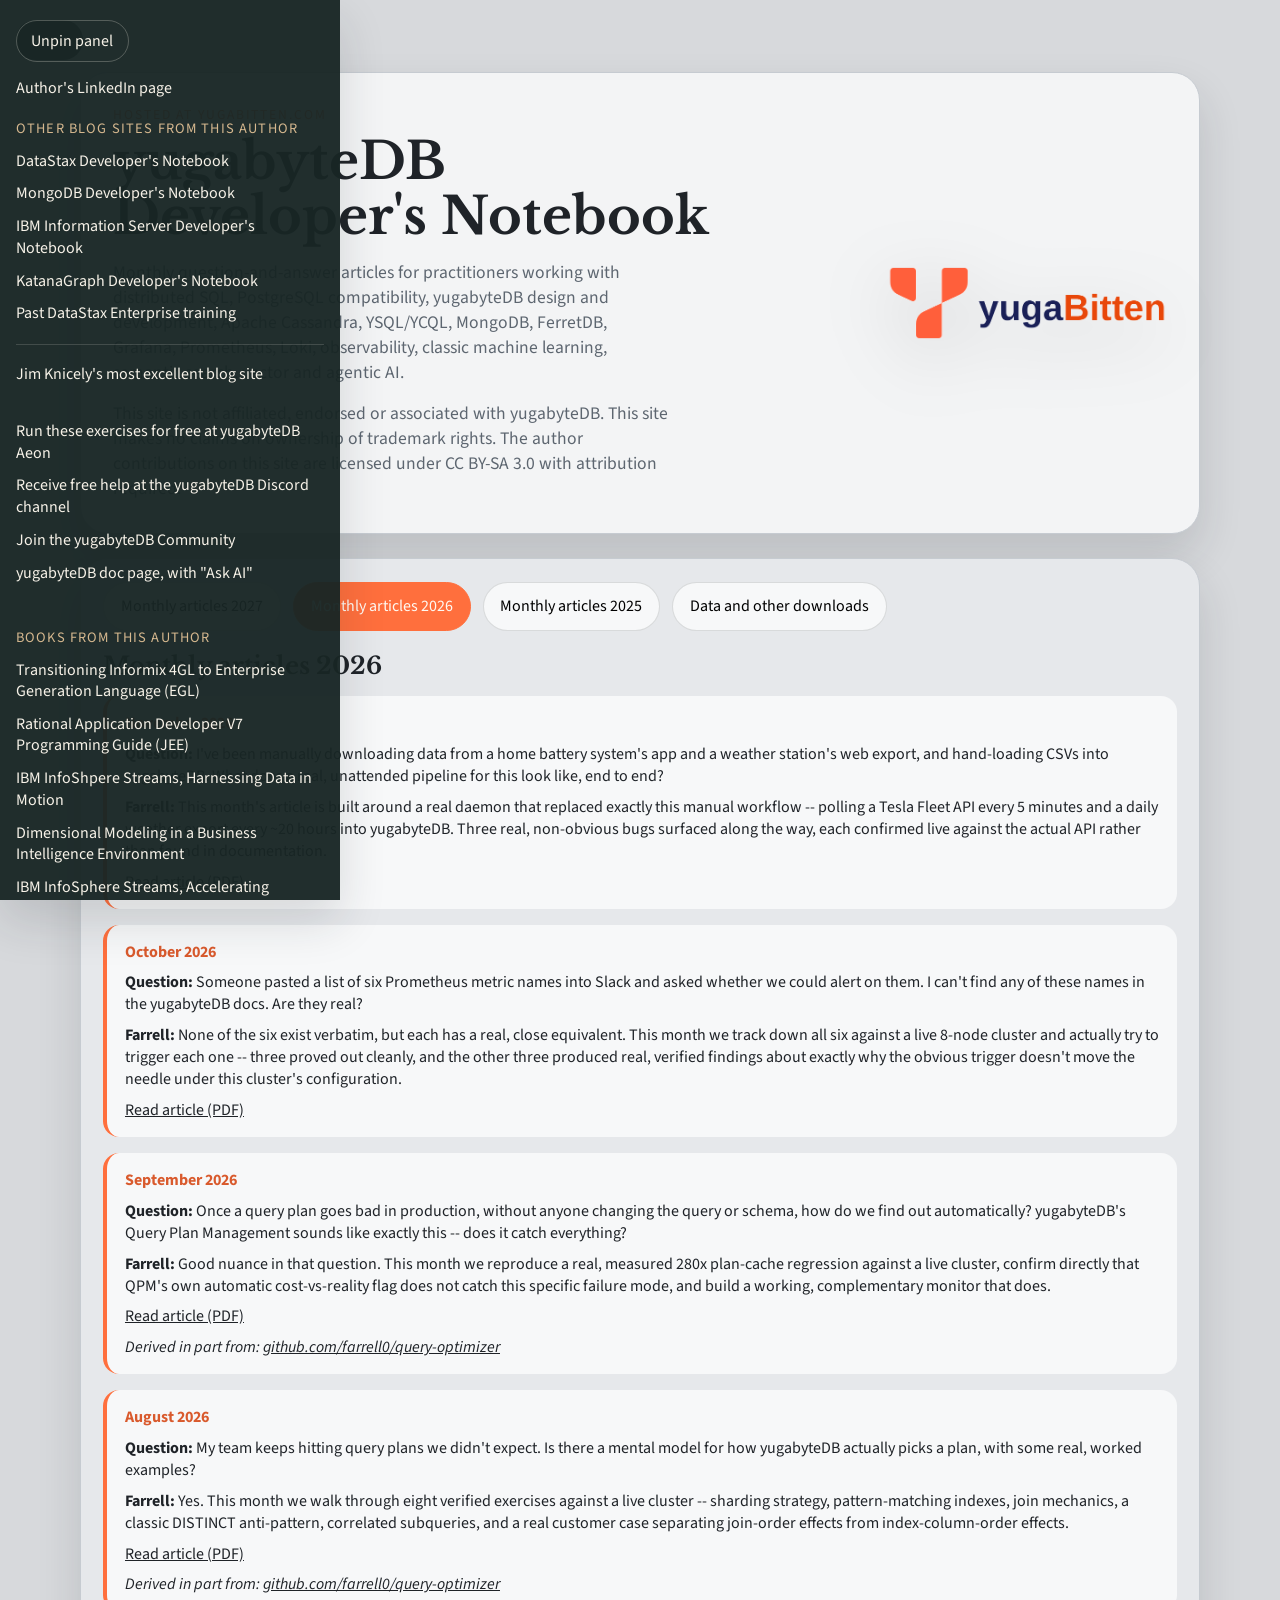
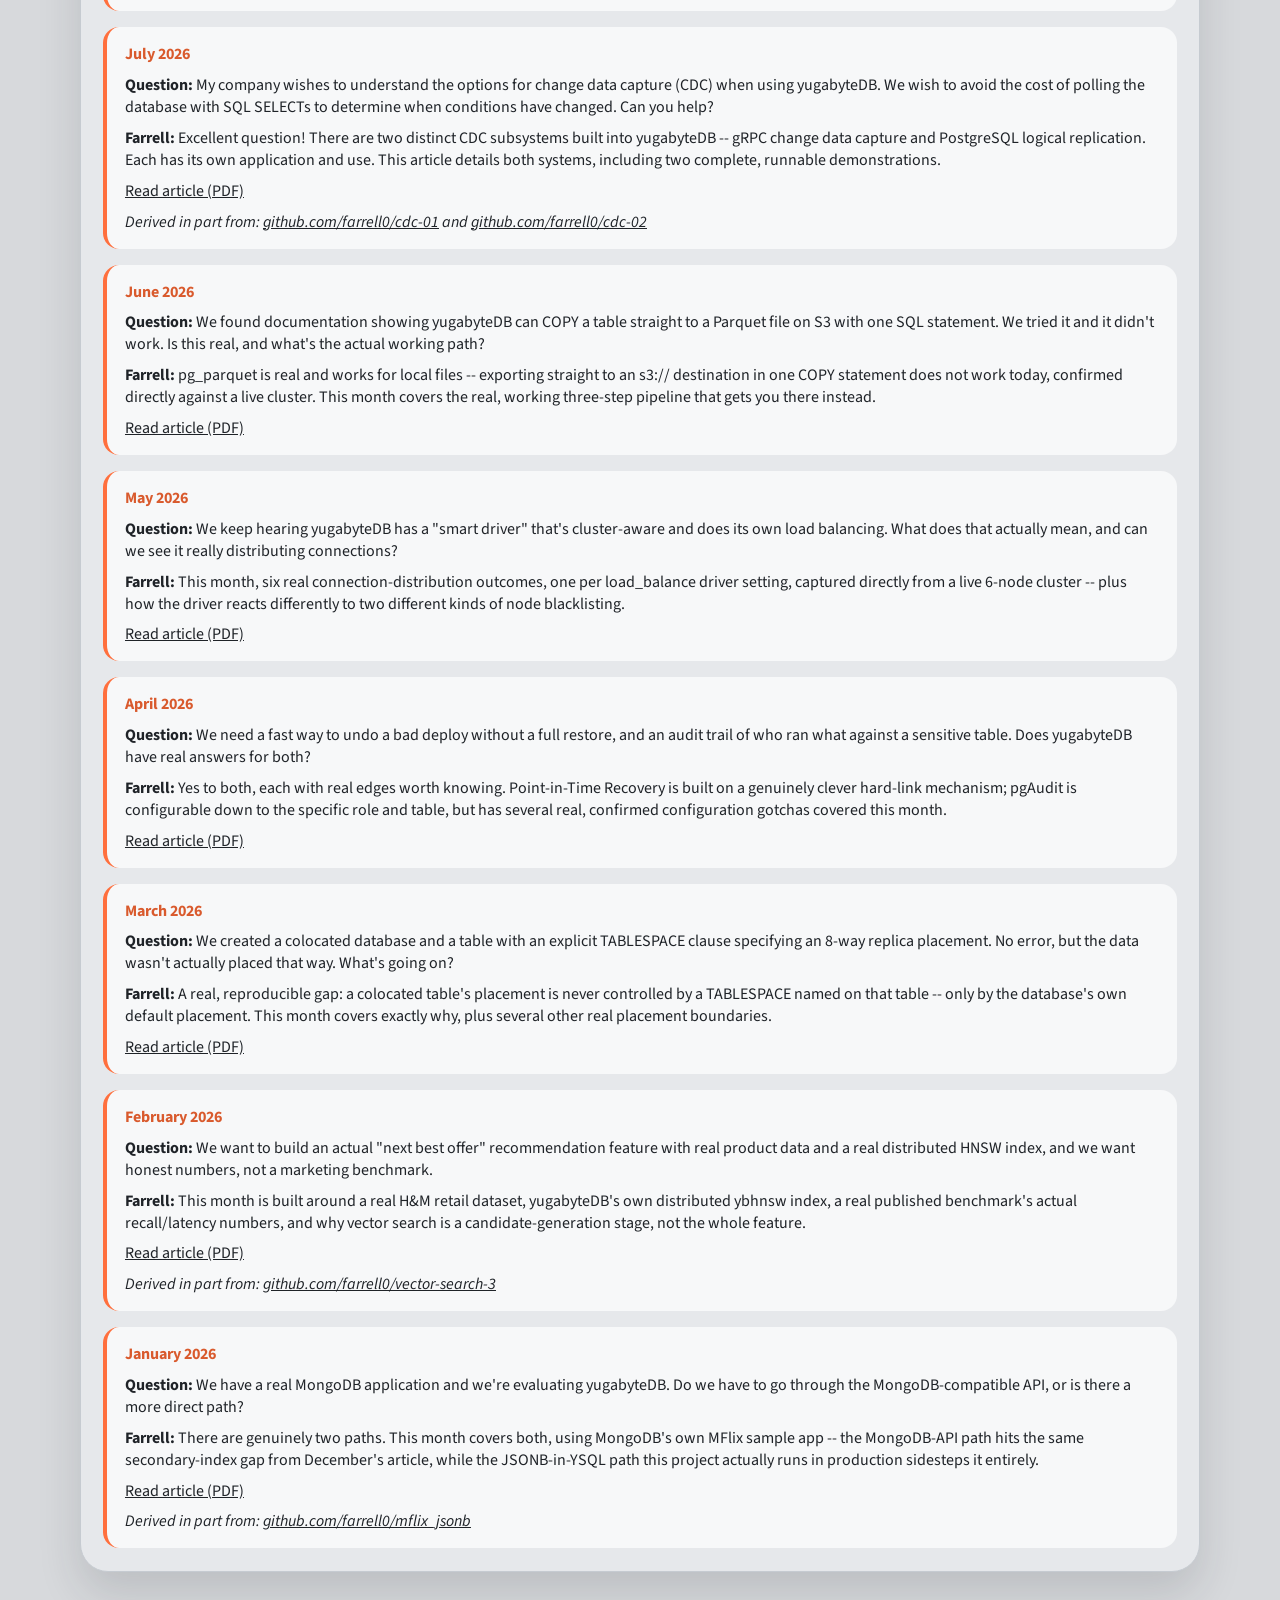
<file: 60 - Web site/index.html>
<!doctype html>
<html lang="en">
    <head>
        <meta charset="UTF-8" />
        <meta name="viewport" content="width=device-width, initial-scale=1.0" />
        <title>yugabyteDB Developer's Notebook</title>
        <link rel="preconnect" href="https://fonts.googleapis.com" />
        <link rel="preconnect" href="https://fonts.gstatic.com" crossorigin />
        <link
            href="https://fonts.googleapis.com/css2?family=Libre+Baskerville:wght@400;700&family=Source+Sans+3:wght@400;600;700&display=swap"
            rel="stylesheet"
        />
        <link rel="stylesheet" href="styles.css" />
        <!-- Google tag (gtag.js) -->
        <script
            async
            src="https://www.googletagmanager.com/gtag/js?id=G-NELTJTQC7P"
        ></script>
        <script>
            window.dataLayer = window.dataLayer || [];
            function gtag() {
                dataLayer.push(arguments);
            }
            gtag("js", new Date());
            gtag("config", "G-NELTJTQC7P");
        </script>
    </head>
    <body>
        <aside class="side-panel" id="side-panel">
            <button
                class="pin-toggle"
                id="pin-toggle"
                type="button"
                aria-pressed="false"
            >
                Pin panel
            </button>
            <nav class="panel-content">
                <a
                    href="https://www.linkedin.com/in/thedanielfarrell/"
                    target="_blank"
                    rel="noreferrer"
                    >Author's LinkedIn page</a
                >
                <div class="group-title">Other blog sites from this author</div>
                <a
                    href="https://github.com/farrell0/DataStax-Developers-Notebook/blob/master/2021/README.md"
                    target="_blank"
                    rel="noreferrer"
                    >DataStax Developer's Notebook</a
                >
                <a
                    href="https://github.com/farrell0/MongoDB-Developers-Notebook/blob/master/README.md"
                    target="_blank"
                    rel="noreferrer"
                    >MongoDB Developer's Notebook</a
                >
                <a
                    href="https://github.com/farrell0/Information-Server-Developers-Notebook/blob/main/README.md"
                    target="_blank"
                    rel="noreferrer"
                    >IBM Information Server Developer's Notebook</a
                >
                <a
                    href="https://github.com/farrell0/My_KG_NoteBooks/blob/main/README.md"
                    target="_blank"
                    rel="noreferrer"
                    >KatanaGraph Developer's Notebook</a
                >
                <a
                    href="https://github.com/farrell0/DSE_Training/blob/main/core/README.md"
                    target="_blank"
                    rel="noreferrer"
                    >Past DataStax Enterprise training</a
                >
                <hr />
                <a
                    href="https://yugabytedb.tips/"
                    target="_blank"
                    rel="noreferrer"
                    >Jim Knicely's most excellent blog site</a
                >
                <div class="spacer"></div>
                <a
                    href="https://cloud.yugabyte.com/login"
                    target="_blank"
                    rel="noreferrer"
                    >Run these exercises for free at yugabyteDB Aeon</a
                >
                <a
                    href="https://discord.gg/GWcSST7GqZ"
                    target="_blank"
                    rel="noreferrer"
                    >Receive free help at the yugabyteDB Discord channel</a
                >
                <a
                    href="https://www.yugabyte.com/community/"
                    target="_blank"
                    rel="noreferrer"
                    >Join the yugabyteDB Community</a
                >
                <a
                    href="https://docs.yugabyte.com"
                    target="_blank"
                    rel="noreferrer"
                    >yugabyteDB doc page, with "Ask AI"</a
                >
                <div class="spacer"></div>
                <div class="group-title">Books from this author</div>
                <a
                    href="https://www.redbooks.ibm.com/abstracts/sg246673.html"
                    target="_blank"
                    rel="noreferrer"
                    >Transitioning Informix 4GL to Enterprise Generation
                    Language (EGL)</a
                >
                <a
                    href="https://www.redbooks.ibm.com/abstracts/sg247501.html"
                    target="_blank"
                    rel="noreferrer"
                    >Rational Application Developer V7 Programming Guide
                    (JEE)</a
                >
                <a
                    href="https://www.redbooks.ibm.com/abstracts/sg247865.html"
                    target="_blank"
                    rel="noreferrer"
                    >IBM InfoShpere Streams, Harnessing Data in Motion</a
                >
                <a
                    href="https://www.redbooks.ibm.com/abstracts/sg247138.html"
                    target="_blank"
                    rel="noreferrer"
                    >Dimensional Modeling in a Business Intelligence
                    Environment</a
                >
                <a
                    href="https://www.redbooks.ibm.com/abstracts/sg248139.html"
                    target="_blank"
                    rel="noreferrer"
                    >IBM InfoSphere Streams, Accelerating Deployments with
                    Analytic Accelerators</a
                >
            </nav>
        </aside>

        <button
            class="hover-handle"
            id="hover-handle"
            type="button"
            aria-label="Open navigation panel"
        >
            Menu
        </button>

        <main class="page-shell">
            <header class="hero">
                <div class="hero-copy">
                    <p class="eyebrow">Hosted at yugaBitten.com</p>
                    <h1>yugabyteDB Developer's Notebook</h1>
                    <p class="intro">
                        Monthly question-and-answer articles for practitioners
                        working with distributed SQL, PostgreSQL compatibility,
                        yugabyteDB design and development, Apache Cassandra,
                        YSQL/YCQL, MongoDB, FerretDB, Grafana, Prometheus, Loki,
                        observability, classic machine learning, semantic
                        search, vector and agentic AI.
                    </p>
                    <p class="intro">
                        This site is not affiliated, endorsed or associated with
                        yugabyteDB. This site makes no claims on ownership of
                        trademark rights. The author contributions on this site
                        are licensed under CC BY-SA 3.0 with attribution
                        required.
                    </p>
                </div>
                <div class="hero-mark">
                    <img src="21%20-%20yugabitten.png" alt="yugaBitten logo" />
                </div>
            </header>

            <section class="tabs-section">
                <div
                    class="tab-list"
                    role="tablist"
                    aria-label="Notebook sections"
                >
                    <button
                        class="tab-button"
                        role="tab"
                        aria-selected="false"
                        aria-controls="tab-2027"
                        id="button-2027"
                    >
                        Monthly articles 2027
                    </button>
                    <button
                        class="tab-button active"
                        role="tab"
                        aria-selected="true"
                        aria-controls="tab-2026"
                        id="button-2026"
                    >
                        Monthly articles 2026
                    </button>
                    <button
                        class="tab-button"
                        role="tab"
                        aria-selected="false"
                        aria-controls="tab-2025"
                        id="button-2025"
                    >
                        Monthly articles 2025
                    </button>
                    <button
                        class="tab-button"
                        role="tab"
                        aria-selected="false"
                        aria-controls="tab-downloads"
                        id="button-downloads"
                    >
                        Data and other downloads
                    </button>
                </div>

                <article
                    class="tab-panel"
                    role="tabpanel"
                    id="tab-2027"
                    aria-labelledby="button-2027"
                    hidden
                >
                    <h2>Monthly articles 2027</h2>
                    <p>
                        No monthly articles are posted for 2027 yet. New entries
                        will appear here in descending date order.
                    </p>
                </article>

                <article
                    class="tab-panel active"
                    role="tabpanel"
                    id="tab-2026"
                    aria-labelledby="button-2026"
                >
                    <h2>Monthly articles 2026</h2>
                    <div class="article-card">
                        <p class="article-date">November 2026</p>
                        <p>
                            <strong>Question:</strong> I've been manually
                            downloading data from a home battery system's app
                            and a weather station's web export, and
                            hand-loading CSVs into yugabyteDB. What does a
                            real, unattended pipeline for this look like, end
                            to end?
                        </p>
                        <p>
                            <strong>Farrell:</strong> This month's article is
                            built around a real daemon that replaced exactly
                            this manual workflow -- polling a Tesla Fleet API
                            every 5 minutes and a daily weather export every
                            ~20 hours into yugabyteDB. Three real,
                            non-obvious bugs surfaced along the way, each
                            confirmed live against the actual API rather than
                            found in documentation.
                        </p>
                        <p>
                            <a
                                href="62%20-%20Monthly%20articles/2026-11%20-%20Real-time%20IoT%20Data%20Pipelines/11%20-%20Real-time%20IoT%20data%20pipelines.pdf"
                                target="_blank"
                                rel="noreferrer"
                                >Read article (PDF)</a
                            >
                        </p>
                    </div>
                    <div class="article-card">
                        <p class="article-date">October 2026</p>
                        <p>
                            <strong>Question:</strong> Someone pasted a list
                            of six Prometheus metric names into Slack and
                            asked whether we could alert on them. I can't find
                            any of these names in the yugabyteDB docs. Are
                            they real?
                        </p>
                        <p>
                            <strong>Farrell:</strong> None of the six exist
                            verbatim, but each has a real, close equivalent.
                            This month we track down all six against a live
                            8-node cluster and actually try to trigger each
                            one -- three proved out cleanly, and the other
                            three produced real, verified findings about
                            exactly why the obvious trigger doesn't move the
                            needle under this cluster's configuration.
                        </p>
                        <p>
                            <a
                                href="62%20-%20Monthly%20articles/2026-10%20-%20Prometheus%20Metrics%20Validation/10%20-%20Validating%20Prometheus%20metrics.pdf"
                                target="_blank"
                                rel="noreferrer"
                                >Read article (PDF)</a
                            >
                        </p>
                    </div>
                    <div class="article-card">
                        <p class="article-date">September 2026</p>
                        <p>
                            <strong>Question:</strong> Once a query plan goes
                            bad in production, without anyone changing the
                            query or schema, how do we find out automatically?
                            yugabyteDB's Query Plan Management sounds like
                            exactly this -- does it catch everything?
                        </p>
                        <p>
                            <strong>Farrell:</strong> Good nuance in that
                            question. This month we reproduce a real, measured
                            280x plan-cache regression against a live cluster,
                            confirm directly that QPM's own automatic
                            cost-vs-reality flag does not catch this specific
                            failure mode, and build a working, complementary
                            monitor that does.
                        </p>
                        <p>
                            <a
                                href="62%20-%20Monthly%20articles/2026-09%20-%20Query%20Plan%20Management/09%20-%20Query%20plan%20management.pdf"
                                target="_blank"
                                rel="noreferrer"
                                >Read article (PDF)</a
                            >
                        </p>
                        <p>
                            <em>Derived in part from:
                            <a href="https://github.com/farrell0/query-optimizer" target="_blank" rel="noreferrer">github.com/farrell0/query-optimizer</a></em>
                        </p>
                    </div>
                    <div class="article-card">
                        <p class="article-date">August 2026</p>
                        <p>
                            <strong>Question:</strong> My team keeps hitting
                            query plans we didn't expect. Is there a mental
                            model for how yugabyteDB actually picks a plan,
                            with some real, worked examples?
                        </p>
                        <p>
                            <strong>Farrell:</strong> Yes. This month we walk
                            through eight verified exercises against a live
                            cluster -- sharding strategy, pattern-matching
                            indexes, join mechanics, a classic DISTINCT
                            anti-pattern, correlated subqueries, and a real
                            customer case separating join-order effects from
                            index-column-order effects.
                        </p>
                        <p>
                            <a
                                href="62%20-%20Monthly%20articles/2026-08%20-%20Query%20Optimizer%20Fundamentals/08%20-%20Query%20optimizer%20fundamentals.pdf"
                                target="_blank"
                                rel="noreferrer"
                                >Read article (PDF)</a
                            >
                        </p>
                        <p>
                            <em>Derived in part from:
                            <a href="https://github.com/farrell0/query-optimizer" target="_blank" rel="noreferrer">github.com/farrell0/query-optimizer</a></em>
                        </p>
                    </div>
                    <div class="article-card">
                        <p class="article-date">July 2026</p>
                        <p>
                            <strong>Question:</strong> My company wishes to
                            understand the options for change data capture
                            (CDC) when using yugabyteDB. We wish to avoid the
                            cost of polling the database with SQL SELECTs to
                            determine when conditions have changed. Can you
                            help?
                        </p>
                        <p>
                            <strong>Farrell:</strong> Excellent question! There
                            are two distinct CDC subsystems built into
                            yugabyteDB -- gRPC change data capture and
                            PostgreSQL logical replication. Each has its own
                            application and use. This article details both
                            systems, including two complete, runnable
                            demonstrations.
                        </p>
                        <p>
                            <a
                                href="62%20-%20Monthly%20articles/2026-07%20-%20Change%20Data%20Capture/07%20-%20Change%20data%20capture.pdf"
                                target="_blank"
                                rel="noreferrer"
                                >Read article (PDF)</a
                            >
                        </p>
                        <p>
                            <em>Derived in part from:
                            <a href="https://github.com/farrell0/cdc-01" target="_blank" rel="noreferrer">github.com/farrell0/cdc-01</a>
                            and
                            <a href="https://github.com/farrell0/cdc-02" target="_blank" rel="noreferrer">github.com/farrell0/cdc-02</a></em>
                        </p>
                    </div>
                    <div class="article-card">
                        <p class="article-date">June 2026</p>
                        <p>
                            <strong>Question:</strong> We found documentation
                            showing yugabyteDB can COPY a table straight to a
                            Parquet file on S3 with one SQL statement. We
                            tried it and it didn't work. Is this real, and
                            what's the actual working path?
                        </p>
                        <p>
                            <strong>Farrell:</strong> pg_parquet is real and
                            works for local files -- exporting straight to an
                            s3:// destination in one COPY statement does not
                            work today, confirmed directly against a live
                            cluster. This month covers the real, working
                            three-step pipeline that gets you there instead.
                        </p>
                        <p>
                            <a
                                href="62%20-%20Monthly%20articles/2026-06%20-%20Parquet%20and%20S3-Compatible%20Storage/06%20-%20Parquet%20and%20S3-compatible%20storage.pdf"
                                target="_blank"
                                rel="noreferrer"
                                >Read article (PDF)</a
                            >
                        </p>
                    </div>
                    <div class="article-card">
                        <p class="article-date">May 2026</p>
                        <p>
                            <strong>Question:</strong> We keep hearing
                            yugabyteDB has a "smart driver" that's
                            cluster-aware and does its own load balancing.
                            What does that actually mean, and can we see it
                            really distributing connections?
                        </p>
                        <p>
                            <strong>Farrell:</strong> This month, six real
                            connection-distribution outcomes, one per
                            load_balance driver setting, captured directly
                            from a live 6-node cluster -- plus how the driver
                            reacts differently to two different kinds of node
                            blacklisting.
                        </p>
                        <p>
                            <a
                                href="62%20-%20Monthly%20articles/2026-05%20-%20Cluster-Aware%20Smart%20Driver/05%20-%20Cluster-aware%20smart%20driver.pdf"
                                target="_blank"
                                rel="noreferrer"
                                >Read article (PDF)</a
                            >
                        </p>
                    </div>
                    <div class="article-card">
                        <p class="article-date">April 2026</p>
                        <p>
                            <strong>Question:</strong> We need a fast way to
                            undo a bad deploy without a full restore, and an
                            audit trail of who ran what against a sensitive
                            table. Does yugabyteDB have real answers for both?
                        </p>
                        <p>
                            <strong>Farrell:</strong> Yes to both, each with
                            real edges worth knowing. Point-in-Time Recovery
                            is built on a genuinely clever hard-link
                            mechanism; pgAudit is configurable down to the
                            specific role and table, but has several real,
                            confirmed configuration gotchas covered this month.
                        </p>
                        <p>
                            <a
                                href="62%20-%20Monthly%20articles/2026-04%20-%20Point-in-Time%20Recovery%20and%20Audit%20Logging/04%20-%20Point-in-time%20recovery%20and%20audit%20logging.pdf"
                                target="_blank"
                                rel="noreferrer"
                                >Read article (PDF)</a
                            >
                        </p>
                    </div>
                    <div class="article-card">
                        <p class="article-date">March 2026</p>
                        <p>
                            <strong>Question:</strong> We created a colocated
                            database and a table with an explicit TABLESPACE
                            clause specifying an 8-way replica placement. No
                            error, but the data wasn't actually placed that
                            way. What's going on?
                        </p>
                        <p>
                            <strong>Farrell:</strong> A real, reproducible
                            gap: a colocated table's placement is never
                            controlled by a TABLESPACE named on that table --
                            only by the database's own default placement.
                            This month covers exactly why, plus several other
                            real placement boundaries.
                        </p>
                        <p>
                            <a
                                href="62%20-%20Monthly%20articles/2026-03%20-%20Colocated%20Tables%20and%20Placement/03%20-%20Colocated%20tables%20and%20placement.pdf"
                                target="_blank"
                                rel="noreferrer"
                                >Read article (PDF)</a
                            >
                        </p>
                    </div>
                    <div class="article-card">
                        <p class="article-date">February 2026</p>
                        <p>
                            <strong>Question:</strong> We want to build an
                            actual "next best offer" recommendation feature
                            with real product data and a real distributed
                            HNSW index, and we want honest numbers, not a
                            marketing benchmark.
                        </p>
                        <p>
                            <strong>Farrell:</strong> This month is built
                            around a real H&M retail dataset, yugabyteDB's
                            own distributed ybhnsw index, a real published
                            benchmark's actual recall/latency numbers, and
                            why vector search is a candidate-generation
                            stage, not the whole feature.
                        </p>
                        <p>
                            <a
                                href="62%20-%20Monthly%20articles/2026-02%20-%20Vector%20Search%20for%20Recommendations/02%20-%20Vector%20search%20for%20recommendations.pdf"
                                target="_blank"
                                rel="noreferrer"
                                >Read article (PDF)</a
                            >
                        </p>
                        <p>
                            <em>Derived in part from:
                            <a href="https://github.com/farrell0/vector-search-3" target="_blank" rel="noreferrer">github.com/farrell0/vector-search-3</a></em>
                        </p>
                    </div>
                    <div class="article-card">
                        <p class="article-date">January 2026</p>
                        <p>
                            <strong>Question:</strong> We have a real MongoDB
                            application and we're evaluating yugabyteDB. Do
                            we have to go through the MongoDB-compatible API,
                            or is there a more direct path?
                        </p>
                        <p>
                            <strong>Farrell:</strong> There are genuinely two
                            paths. This month covers both, using MongoDB's
                            own MFlix sample app -- the MongoDB-API path hits
                            the same secondary-index gap from December's
                            article, while the JSONB-in-YSQL path this
                            project actually runs in production sidesteps it
                            entirely.
                        </p>
                        <p>
                            <a
                                href="62%20-%20Monthly%20articles/2026-01%20-%20JSONB%20Document%20Modeling/01%20-%20JSONB%20document%20modeling.pdf"
                                target="_blank"
                                rel="noreferrer"
                                >Read article (PDF)</a
                            >
                        </p>
                        <p>
                            <em>Derived in part from:
                            <a href="https://github.com/farrell0/mflix_jsonb" target="_blank" rel="noreferrer">github.com/farrell0/mflix_jsonb</a></em>
                        </p>
                    </div>
                </article>

                <article
                    class="tab-panel"
                    role="tabpanel"
                    id="tab-2025"
                    aria-labelledby="button-2025"
                    hidden
                >
                    <h2>Monthly articles 2025</h2>
                    <div class="article-card">
                        <p class="article-date">December 2025</p>
                        <p>
                            <strong>Question:</strong> We've been running
                            yugabyteDB's MongoDB-compatible API (FerretDB +
                            DocumentDB) and it's been labeled Beta, with
                            secondary indexes called out as the main gap. Is
                            that gap actually closeable?
                        </p>
                        <p>
                            <strong>Farrell:</strong> It's closeable -- and
                            this month's article is the proof, because the
                            work has actually been done: a real, from-scratch
                            implementation of MongoDB-compatible secondary
                            indexes on yugabyteDB, fully built, deployed, and
                            verified, including a real concurrency bug found
                            and fixed and a measured 45.8x speedup.
                        </p>
                        <p>
                            <a
                                href="62%20-%20Monthly%20articles/2025-12%20-%20MongoDB%20Secondary%20Indexes%20From%20Scratch/12%20-%20MongoDB%20secondary%20indexes%20from%20scratch.pdf"
                                target="_blank"
                                rel="noreferrer"
                                >Read article (PDF)</a
                            >
                        </p>
                        <p>
                            <em>Derived in part from:
                            <a href="https://github.com/farrell0/yugabytedb_documentdb" target="_blank" rel="noreferrer">github.com/farrell0/yugabytedb_documentdb</a></em>
                        </p>
                    </div>
                    <div class="article-card">
                        <p class="article-date">November 2025</p>
                        <p>
                            <strong>Question:</strong> We have a geospatial
                            application built against PostgreSQL and PostGIS.
                            yugabyteDB doesn't support the PostGIS extension.
                            Does that mean geospatial search is simply off
                            the table if we migrate?
                        </p>
                        <p>
                            <strong>Farrell:</strong> No -- but it does mean
                            rethinking the implementation. This month's
                            article walks through a real project reimplementing
                            the needed PostGIS surface as pure SQL, including a
                            real, measured optimization against a 344,688-row
                            dataset that took one query from a 5.2-second full
                            scan down to an index-accelerated lookup.
                        </p>
                        <p>
                            <a
                                href="62%20-%20Monthly%20articles/2025-11%20-%20Geospatial%20Search%20Without%20PostGIS/11%20-%20Geospatial%20search%20without%20PostGIS.pdf"
                                target="_blank"
                                rel="noreferrer"
                                >Read article (PDF)</a
                            >
                        </p>
                        <p>
                            <em>Derived in part from:
                            <a href="https://github.com/farrell0/geospatial_v05" target="_blank" rel="noreferrer">github.com/farrell0/geospatial_v05</a></em>
                        </p>
                    </div>
                </article>

                <article
                    class="tab-panel"
                    role="tabpanel"
                    id="tab-downloads"
                    aria-labelledby="button-downloads"
                    hidden
                >
                    <h2>Data and other downloads</h2>
                    <p>
                        This section is reserved for downloadable assets, code
                        samples, and supporting material referenced by the
                        monthly articles.
                    </p>
                </article>
            </section>
        </main>

        <script src="site.js"></script>
    </body>
</html>
</file>
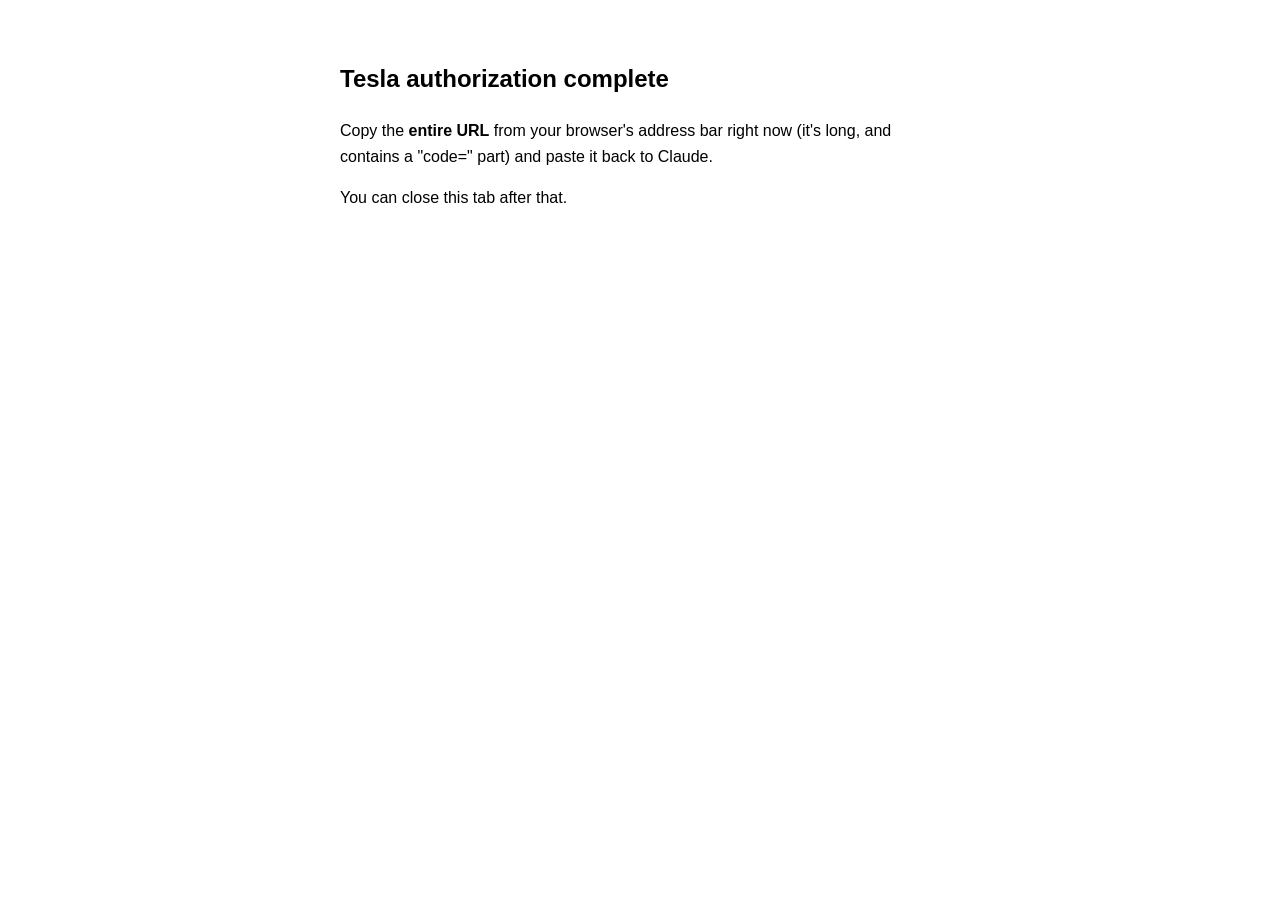
<file: 60 - Web site/tesla-callback.html>
<!DOCTYPE html>
<html>
<head><meta charset="utf-8"><title>Tesla authorization complete</title></head>
<body style="font-family: sans-serif; max-width: 600px; margin: 60px auto; line-height: 1.6;">
  <h2>Tesla authorization complete</h2>
  <p>Copy the <b>entire URL</b> from your browser's address bar right now
     (it's long, and contains a "code=" part) and paste it back to Claude.</p>
  <p>You can close this tab after that.</p>
</body>
</html>
</file>
<file: 60 - Web site/styles.css>
:root {
  --bg: #d7d9dc;
  --paper: #f3f4f5;
  --paper-alt: #e6e8eb;
  --ink: #1f2328;
  --muted: #5d6670;
  --accent: #ff6f3d;
  --accent-dark: #d95a2d;
  --line: rgba(31, 35, 40, 0.14);
  --shadow: 0 22px 44px rgba(31, 35, 40, 0.14);
}

* {
  box-sizing: border-box;
}

body {
  margin: 0;
  min-height: 100vh;
  font-family: "Source Sans 3", sans-serif;
  color: var(--ink);
  background: #d7d9dc;
}

a {
  color: inherit;
}

.side-panel {
  position: fixed;
  top: 0;
  left: 0;
  z-index: 20;
  width: min(340px, 88vw);
  height: 100vh;
  padding: 1.25rem 1rem 1rem;
  background: rgba(24, 38, 37, 0.96);
  color: #f7f2e8;
  box-shadow: var(--shadow);
  transform: translateX(calc(-100% + 18px));
  transition: transform 220ms ease;
  overflow-y: auto;
}

.side-panel:hover,
.side-panel.is-pinned,
.side-panel.is-open {
  transform: translateX(0);
}

.pin-toggle,
.hover-handle,
.tab-button {
  font: inherit;
}

.pin-toggle {
  display: inline-flex;
  align-items: center;
  justify-content: center;
  padding: 0.55rem 0.9rem;
  border: 1px solid rgba(247, 242, 232, 0.25);
  border-radius: 999px;
  background: transparent;
  color: inherit;
  cursor: pointer;
}

.panel-content {
  display: grid;
  gap: 0.7rem;
  margin-top: 1rem;
}

.panel-content a {
  text-decoration: none;
  line-height: 1.35;
}

.panel-content a:hover {
  color: #ffd2a5;
}

.group-title {
  margin-top: 0.5rem;
  font-size: 0.9rem;
  letter-spacing: 0.08em;
  text-transform: uppercase;
  color: #d6b88f;
}

.spacer {
  height: 0.8rem;
}

.panel-content hr {
  width: 100%;
  border: 0;
  border-top: 1px solid rgba(247, 242, 232, 0.16);
}

.hover-handle {
  position: fixed;
  top: 1.25rem;
  left: 1rem;
  z-index: 10;
  padding: 0.55rem 0.9rem;
  border: 0;
  border-radius: 999px;
  background: rgba(30, 46, 45, 0.9);
  color: #f7f2e8;
  cursor: pointer;
}

.page-shell {
  width: min(1120px, calc(100% - 2rem));
  margin: 0 auto;
  padding: 4.5rem 0 3rem;
}

.hero {
  display: grid;
  grid-template-columns: 1.5fr 0.9fr;
  gap: 2rem;
  align-items: center;
  padding: 2rem;
  border: 1px solid #c6cbd1;
  border-radius: 28px;
  background: var(--paper);
  box-shadow: var(--shadow);
}

.eyebrow {
  margin: 0 0 0.6rem;
  font-size: 0.85rem;
  letter-spacing: 0.14em;
  text-transform: uppercase;
  color: var(--accent);
}

.hero h1,
.tabs-section h2 {
  margin: 0;
  font-family: "Libre Baskerville", serif;
}

.hero h1 {
  font-size: clamp(2rem, 4vw, 3.8rem);
  line-height: 1.08;
}

.intro {
  max-width: 62ch;
  margin: 1rem 0 0;
  font-size: 1.1rem;
  color: var(--muted);
}

.hero-mark {
  display: flex;
  justify-content: flex-end;
}

.hero-mark img {
  max-width: min(100%, 280px);
  width: 100%;
  height: auto;
  filter: drop-shadow(0 18px 35px rgba(0, 0, 0, 0.18));
}

.tabs-section {
  margin-top: 1.5rem;
  padding: 1.4rem;
  border: 1px solid #c6cbd1;
  border-radius: 28px;
  background: var(--paper-alt);
  box-shadow: var(--shadow);
}

.tab-list {
  display: flex;
  flex-wrap: wrap;
  gap: 0.75rem;
  margin-bottom: 1.25rem;
}

.tab-button {
  padding: 0.8rem 1.05rem;
  border: 1px solid var(--line);
  border-radius: 999px;
  background: #f7f8f9;
  cursor: pointer;
}

.tab-button.active {
  background: var(--accent);
  border-color: var(--accent);
  color: #fff9f2;
}

.tab-panel {
  animation: rise 180ms ease;
}

.article-card {
  margin-top: 1rem;
  padding: 1rem 1.1rem;
  border-left: 4px solid var(--accent);
  border-radius: 16px;
  background: #f7f8f9;
}

.longform-section {
  margin-top: 1.5rem;
  padding: 1.4rem;
  border: 1px solid #c6cbd1;
  border-radius: 28px;
  background: var(--paper);
  box-shadow: var(--shadow);
}

.longform-article + .longform-article {
  margin-top: 1.75rem;
  padding-top: 1.75rem;
  border-top: 1px solid #d5d9de;
}

.longform-article h2 {
  margin: 0.25rem 0 0.7rem;
  font-family: "Libre Baskerville", serif;
  font-size: 1.45rem;
}

.longform-article p {
  margin: 0.65rem 0 0;
}

.article-card p {
  margin: 0.55rem 0 0;
}

.article-card p:first-child {
  margin-top: 0;
}

.article-date {
  font-weight: 700;
  color: var(--accent-dark);
}

@keyframes rise {
  from {
    opacity: 0;
    transform: translateY(8px);
  }

  to {
    opacity: 1;
    transform: translateY(0);
  }
}

@media (max-width: 860px) {
  .hero {
    grid-template-columns: 1fr;
  }

  .hero-mark {
    justify-content: flex-start;
  }
}

@media (max-width: 640px) {
  .page-shell {
    width: min(100% - 1rem, 1120px);
    padding-top: 4rem;
  }

  .hero,
  .tabs-section {
    padding: 1.2rem;
    border-radius: 22px;
  }

  .hover-handle {
    top: auto;
    bottom: 1rem;
  }
}
</file>
